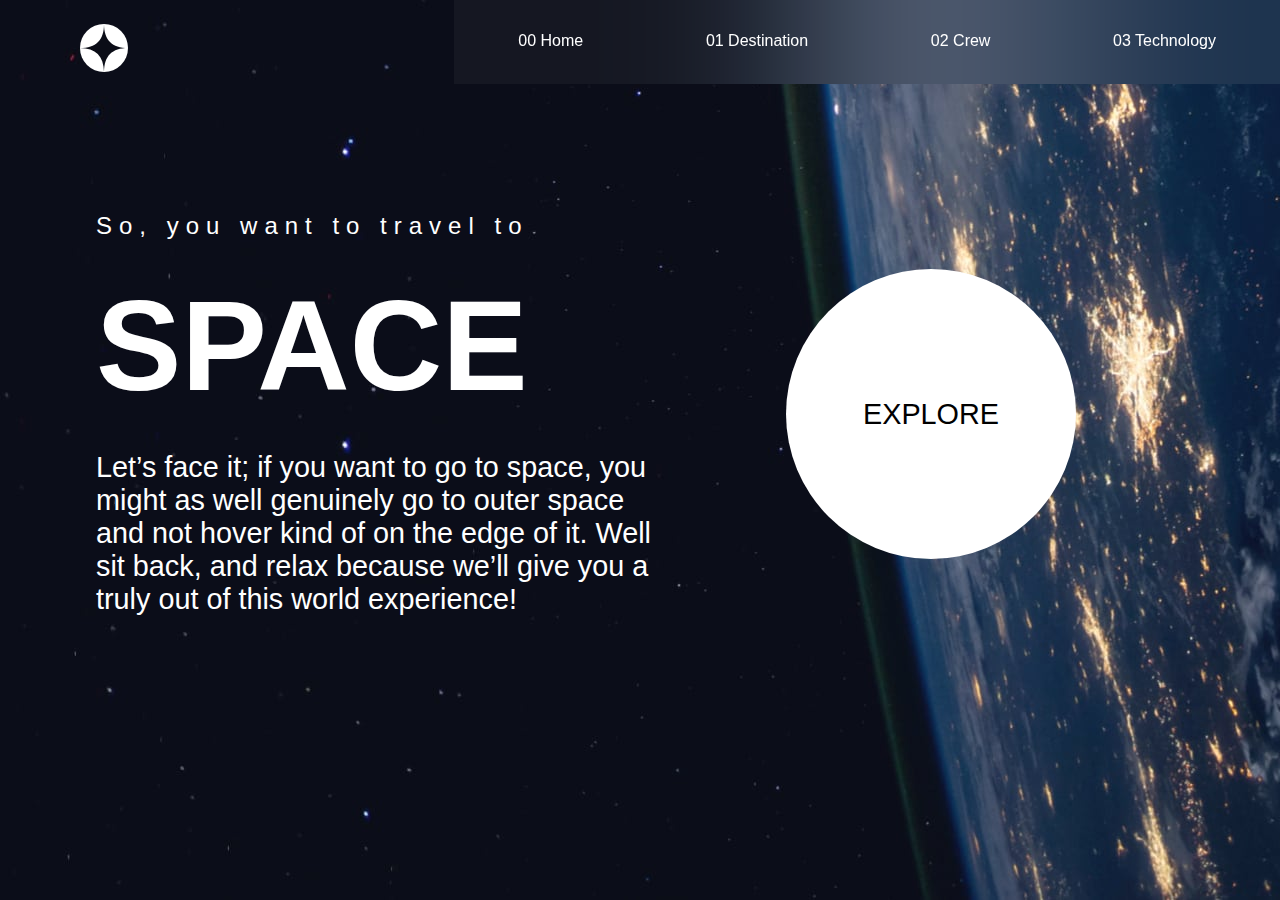
<file: starter-code/index.html>
<!DOCTYPE html>
<html lang="es">

<head>
  <meta charset="UTF-8">
  <meta http-equiv="X-UA-Compatible" content="IE=edge">
  <meta name="viewport" content="width=device-width, initial-scale=1.0">

  <title>Space tourism website</title>

  <!-- link box icons -->
  <link href='https://unpkg.com/boxicons@2.1.4/css/boxicons.min.css' rel='stylesheet'>

  <!-- link icon_shortcut -->
  <link rel="icon" type="image/png" sizes="32x32" href="./assets/shared/logo.svg">

  <!-- link css/style.css -->
  <link rel="stylesheet" href="./assets/css/index.css">

</head>

<body>

  <header class="header__body">
    <figure class="content_left">
      <figcaption>
        <img src="./assets/shared/logo.svg" alt="logo_Space_tourism_website">
      </figcaption>
    </figure>

    <div class="line"></div>

    <div class="contentBtnNav">
      <button type="button" id="btnMenu">
        <i class='bx bx-menu' style='color:#ffffff'></i>
        <!-- <i class='bx bx-x'></i> -->
        </svg>
      </button>
    </div>

    <nav class="content_rigth" id="content_rigth">
      <ul class="navBars__list">
        <li class="navBars__list-item"><a href="./index.html">00 Home</a></li>
        <li class="navBars__list-item"><a href="./destination.html">01 Destination</a></li>
        <li class="navBars__list-item"><a href="./crew.html">02 Crew</a></li>
        <li class="navBars__list-item"><a href="./technology.html">03 Technology</a></li>
      </ul>
    </nav>

  </header>

  <main class="content__body">
    <article class="content__main-article">
      <section class="section__left">
        <span>So, you want to travel to</span>

        <h2>SPACE</h2>

        <p>
          Let’s face it; if you want to go to space, you might as well genuinely go to
          outer space and not hover kind of on the edge of it. Well sit back, and relax
          because we’ll give you a truly out of this world experience!
        </p>

      </section>

      <section class="section__rigth">
        <button class="section__btn">EXPLORE</button>
      </section>

    </article>

  </main>


  <script>
    const contentRigth = document.getElementById("content_rigth");
    const btnMenu = document.querySelector("button i");

    btnMenu.addEventListener("click", (e) => {
      if (btnMenu.classList.toggle("bx-x")) {
        console.log("aaaa");
        contentRigth.style.transitionDuration = "400ms";
        contentRigth.style.right = "0";
      } else {
        console.log("bbbb");
        contentRigth.style.transitionDuration = "400ms";
        contentRigth.style.right = "-100rem";
      }


    })

  </script>
</body>

</html>
</file>
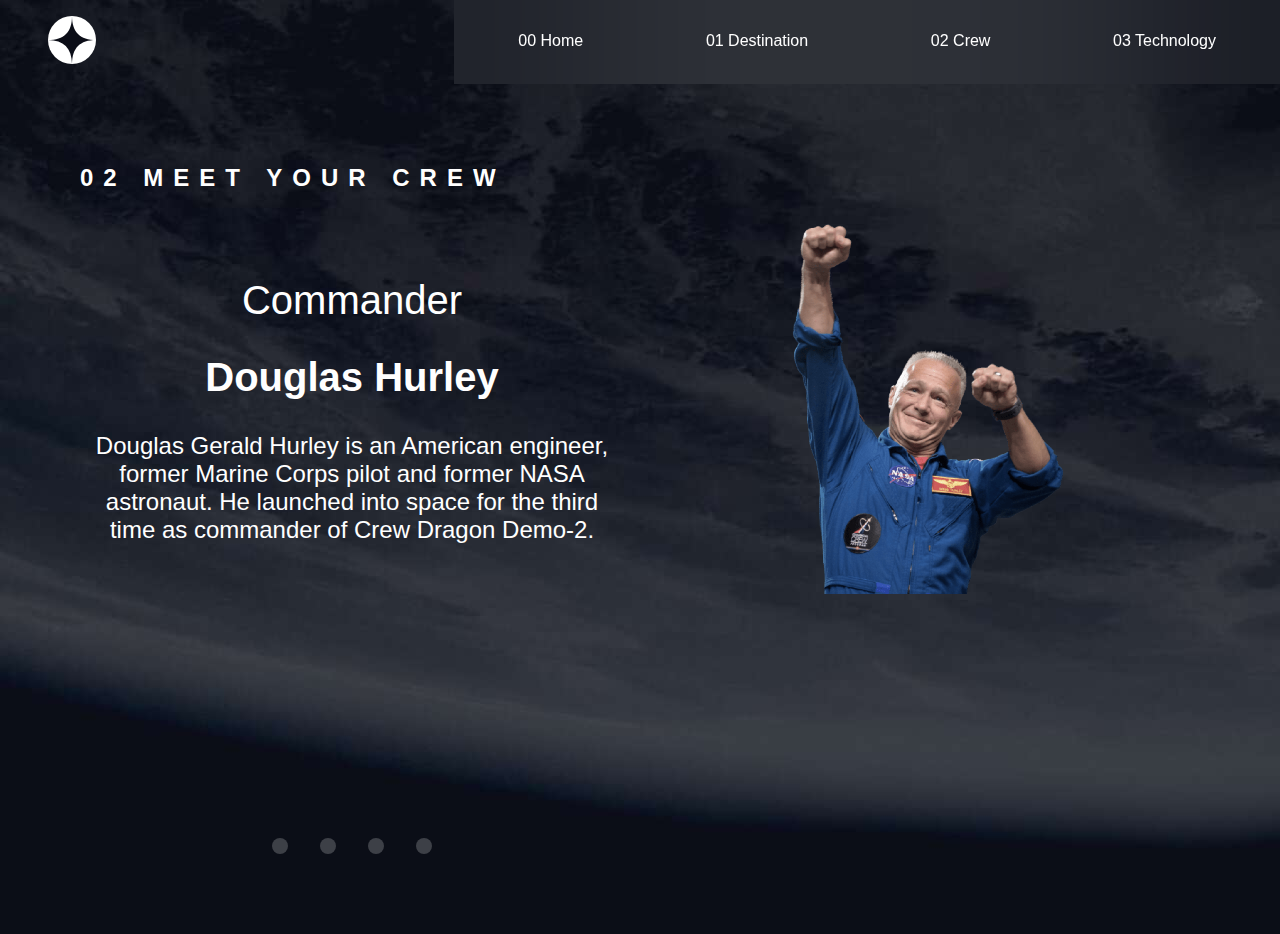
<file: starter-code/crew-commander.html>
<!DOCTYPE html>
<html lang="es">
<head>
  <meta charset="UTF-8">
  <meta http-equiv="X-UA-Compatible" content="IE=edge">
  <meta name="viewport" content="width=device-width, initial-scale=1.0">
  
  <title>Space tourism website</title>

  <!-- link icon_shortcut -->
  <link rel="icon" type="image/png" sizes="32x32" href="./assets/shared/logo.svg">

  <!-- link css/style.css -->
  <link rel="stylesheet" href="./assets/css/crew.css">
  
</head>
<body>
  <header class="header__body">
    <figure class="content_left">
      <figcaption>
        <img src="./assets/shared/logo.svg" alt="logo_Space_tourism_website">
      </figcaption>
    </figure>
    
    <div class="line"></div>

    <nav class="content_rigth navBars">
      <ul class="navBars__list">
        <li class="navBars__list-item"><a href="./index.html">00 Home</a></li>
        <li class="navBars__list-item"><a href="./destination.html">01 Destination</a></li>
        <li class="navBars__list-item"><a href="./crew-commander.html">02 Crew</a></li>
        <li class="navBars__list-item"><a href="#">03 Technology</a></li>
      </ul>
    </nav>

  </header>

  <main class="content__body">
    <div class="article-section__left-title">
      <h2>02 MEET YOUR CREW</h2>

    </div>

    <article class="content__main-article"> 
      <section class="article-section">
        <div class="section__left">
          <p class="sub_title">Commander</p>

          <h3 class="name">Douglas Hurley</h3>
  
          <p class="paragraph">
            Douglas Gerald Hurley is an American engineer, former Marine Corps pilot 
            and former NASA astronaut. He launched into space for the third time as 
            commander of Crew Dragon Demo-2.
          </p>

        </div>

        <figure class="section__right">
          <figcaption class="content_img">
            <img src="./assets/crew/image-douglas-hurley.png" alt="img__cssMentor" class="img" style="width: 90%;">

          </figcaption>

        </figure>

      </section>

      <div class="carrusel">
        <button type="button" class="btn btn__carrusel" id="commander"></button>
        <button type="button" class="btn btn__carrusel" id="engineer"></button>
        <button type="button" class="btn btn__carrusel" id="pilot"></button>
        <button type="button" class="btn btn__carrusel" id="specialist"></button>
      </div>

    </article>

  </main>

  <script src="./assets/js/crewChange.js"></script>
  
</body>
</html>
</file>
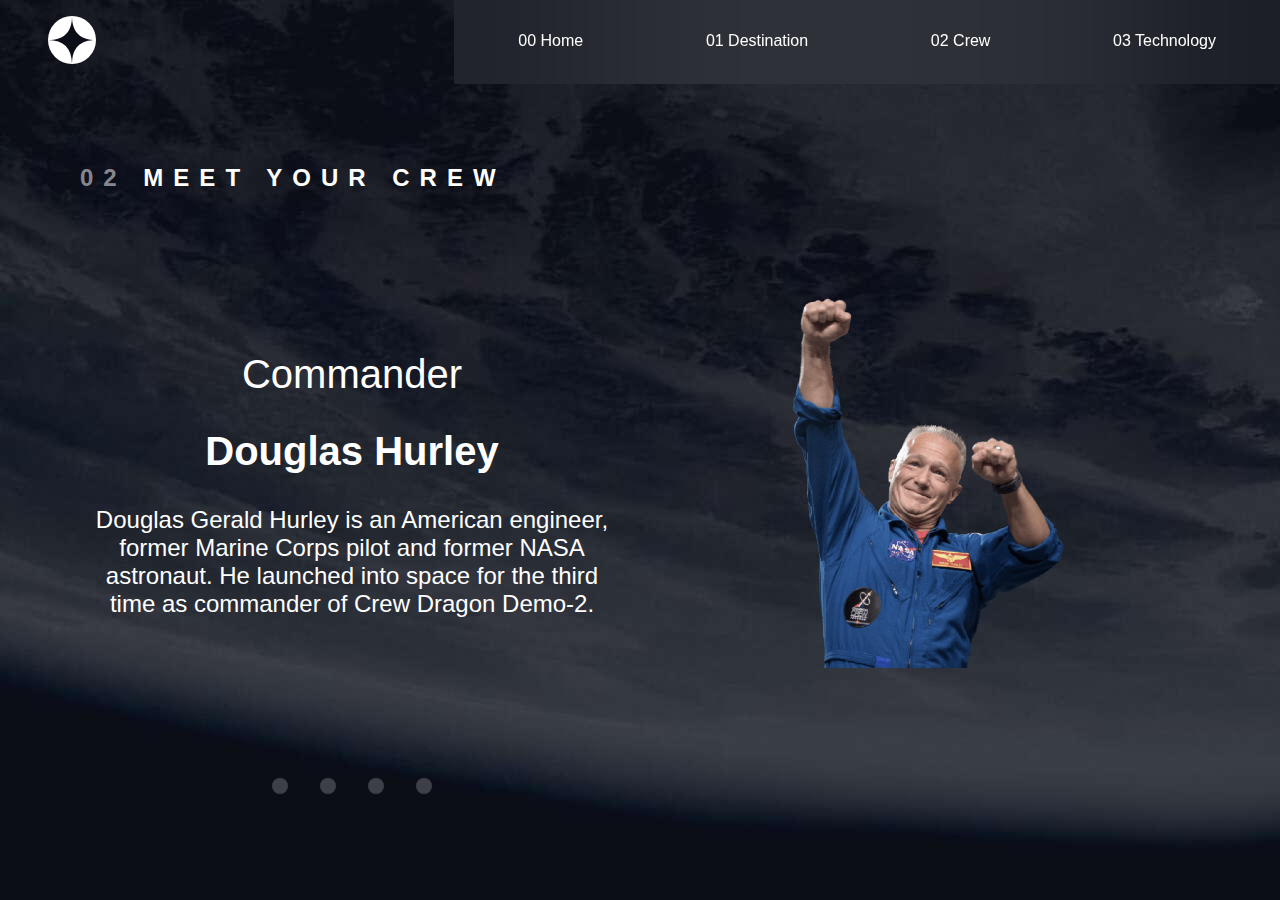
<file: starter-code/crew.html>
<!DOCTYPE html>
<html lang="es">

<head>
  <meta charset="UTF-8">
  <meta http-equiv="X-UA-Compatible" content="IE=edge">
  <meta name="viewport" content="width=device-width, initial-scale=1.0">

  <title>Space tourism website</title>

    <!-- link box icons -->
    <link href='https://unpkg.com/boxicons@2.1.4/css/boxicons.min.css' rel='stylesheet'>

  <!-- link icon_shortcut -->
  <link rel="icon" type="image/png" sizes="32x32" href="./assets/shared/logo.svg">

  <!-- link css/style.css -->
  <link rel="stylesheet" href="./assets/css/crew.css">
</head>

<body>
  <!-- Header -->
 
  <header class="header__body">
    <figure class="content_left">
      <figcaption>
        <img src="./assets/shared/logo.svg" alt="logo_Space_tourism_website">
      </figcaption>
    </figure>

    <div class="line"></div>

    <div class="contentBtnNav">
      <button type="button" id="btnMenu">
        <i class='bx bx-menu' style='color:#ffffff'></i>
        <!-- <i class='bx bx-x'></i> -->
        </svg>
      </button>
    </div>

    <nav class="content_rigth" id="content_rigth">
      <ul class="navBars__list">
        <li class="navBars__list-item"><a href="./index.html">00 Home</a></li>
        <li class="navBars__list-item"><a href="./destination.html">01 Destination</a></li>
        <li class="navBars__list-item"><a href="./crew.html">02 Crew</a></li>
        <li class="navBars__list-item"><a href="./technology.html">03 Technology</a></li>
      </ul>
    </nav>

  </header>

  <main class="content__body">
    <article class="content__main-article" id="content__main-article">
      <div class="article-section__left-title">
        <h2><span>02</span> MEET YOUR CREW</h2>
      </div>

      <section class="article-section"></section>

      <div class="carrusel">
        <button type="button" class="btn btn__carrusel" id="commander"></button>
        <button type="button" class="btn btn__carrusel" id="engineer"></button>
        <button type="button" class="btn btn__carrusel" id="pilot"></button>
        <button type="button" class="btn btn__carrusel" id="specialist"></button>
      </div>

    </article>

  </main>

  <!-- script.js -->
  <script src="./assets/js/crewChange.js"></script>

</body>

</html>
</file>
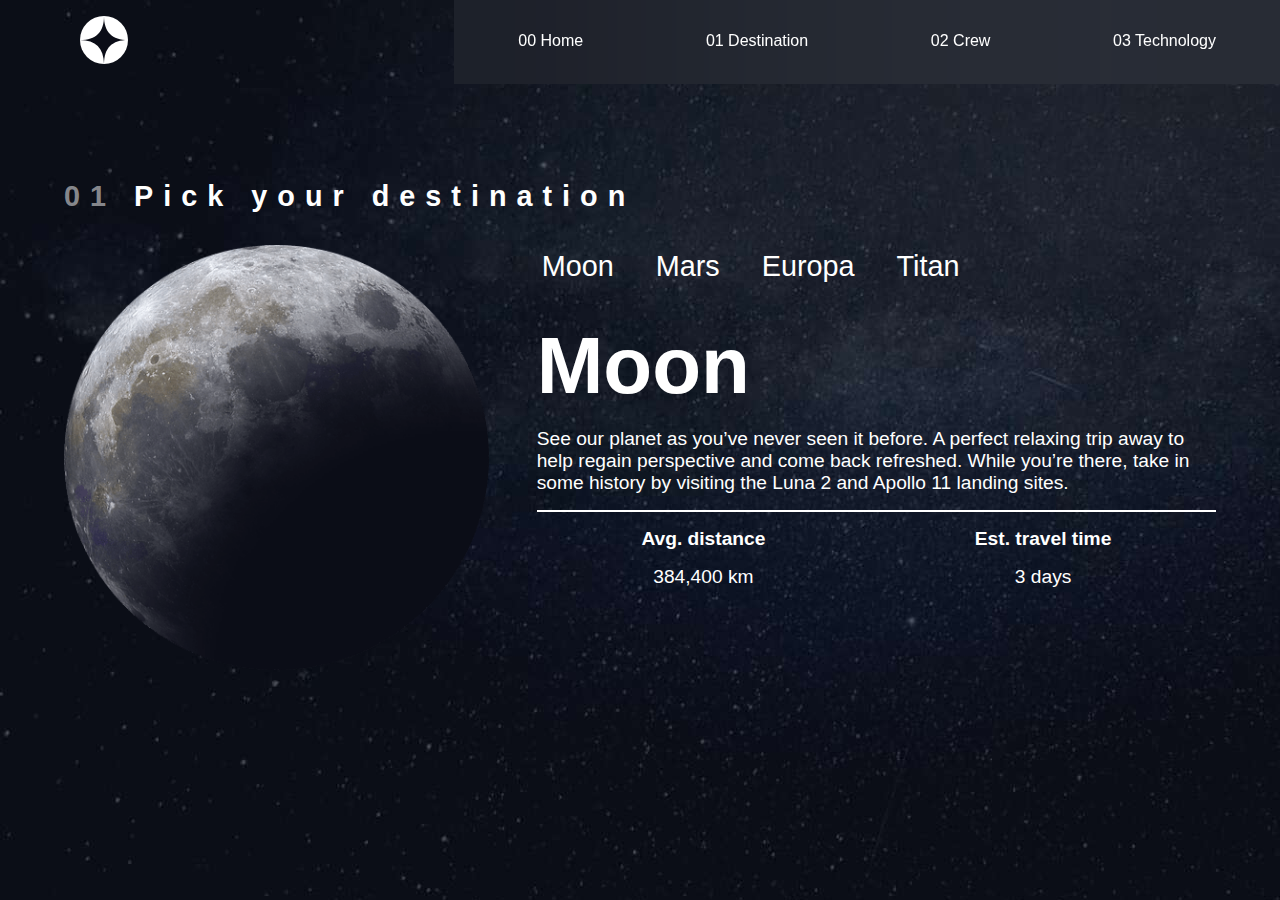
<file: starter-code/destination.html>
<!DOCTYPE html>
<html lang="es">

<head>
  <meta charset="UTF-8">
  <meta http-equiv="X-UA-Compatible" content="IE=edge">
  <meta name="viewport" content="width=device-width, initial-scale=1.0">

  <title>Space tourism website</title>

    <!-- link box icons -->
    <link href='https://unpkg.com/boxicons@2.1.4/css/boxicons.min.css' rel='stylesheet'>


  <!-- link icon_shortcut -->
  <link rel="icon" type="image/png" sizes="32x32" href="./assets/shared/logo.svg">

  <!-- link css/style.css -->
  <link rel="stylesheet" href="./assets/css/destination.css">

</head>

<body>

  <!-- Header -->
  <header class="header__body">
    <figure class="content_left">
      <figcaption>
        <img src="./assets/shared/logo.svg" alt="logo_Space_tourism_website">
      </figcaption>
    </figure>

    <div class="line"></div>

    <div class="contentBtnNav">
      <button type="button" id="btnMenu">
        <i class='bx bx-menu' style='color:#ffffff'></i>
        <!-- <i class='bx bx-x'></i> -->
        </svg>
      </button>
    </div>

    <nav class="content_rigth" id="content_rigth">
      <ul class="navBars__list">
        <li class="navBars__list-item"><a href="./index.html">00 Home</a></li>
        <li class="navBars__list-item"><a href="./destination.html">01 Destination</a></li>
        <li class="navBars__list-item"><a href="./crew.html">02 Crew</a></li>
        <li class="navBars__list-item"><a href="./technology.html">03 Technology</a></li>
      </ul>
    </nav>

  </header>

  <!-- main -->
  <main class="content__body">
    <article class="content__main-article">
      <h2> <span>01</span> Pick your destination</h2>

      <section class="article-section__body">
        <figure class="section__body__left">
          <figcaption id="content_img">
            <img src="./assets/destination/image-moon.png" alt="destination__image_moon" id="img">

          </figcaption>

        </figure>

        <div class="section__body__rigth">
          <nav class="section__right__body-header">
            <ul class="section__right__body-link">
              <li class="section__right__body_link-item"><button class="btn" type="button" id="moon">Moon</button>
              </li>

              <li class="section__right__body_link-item"><button class="btn" type="button" id="mars">Mars</button>
              </li>

              <li class="section__right__body_link-item"><button class="btn" type="button" id="europa">Europa</button>
              </li>

              <li class="section__right__body_link-item"><button class="btn" type="button" id="titan">Titan</button>
              </li>

            </ul>

          </nav>

          <div class="section__right__body-body">
            <h3 class="title">Moon</h3>

            <p class="parragraph">
              See our planet as you’ve never seen it before. A perfect relaxing trip away to help
              regain perspective and come back refreshed. While you’re there, take in some history
              by visiting the Luna 2 and Apollo 11 landing sites.
            </p>

            <div class="sectionLine"></div>

            <div class="section__footer">
              <div class="footer__left">
                <h4>Avg. distance</h4>
                <p>384,400 km</p>
              </div>

              <div class="footer__rigth">
                <h4>Est. travel time</h4>
                <p>3 days</p>

              </div>

            </div>

          </div>

        </div>

      </section>

    </article>

  </main>

  <script src="./assets/js/destinationChange.js"></script>

</body>

</html>
</file>
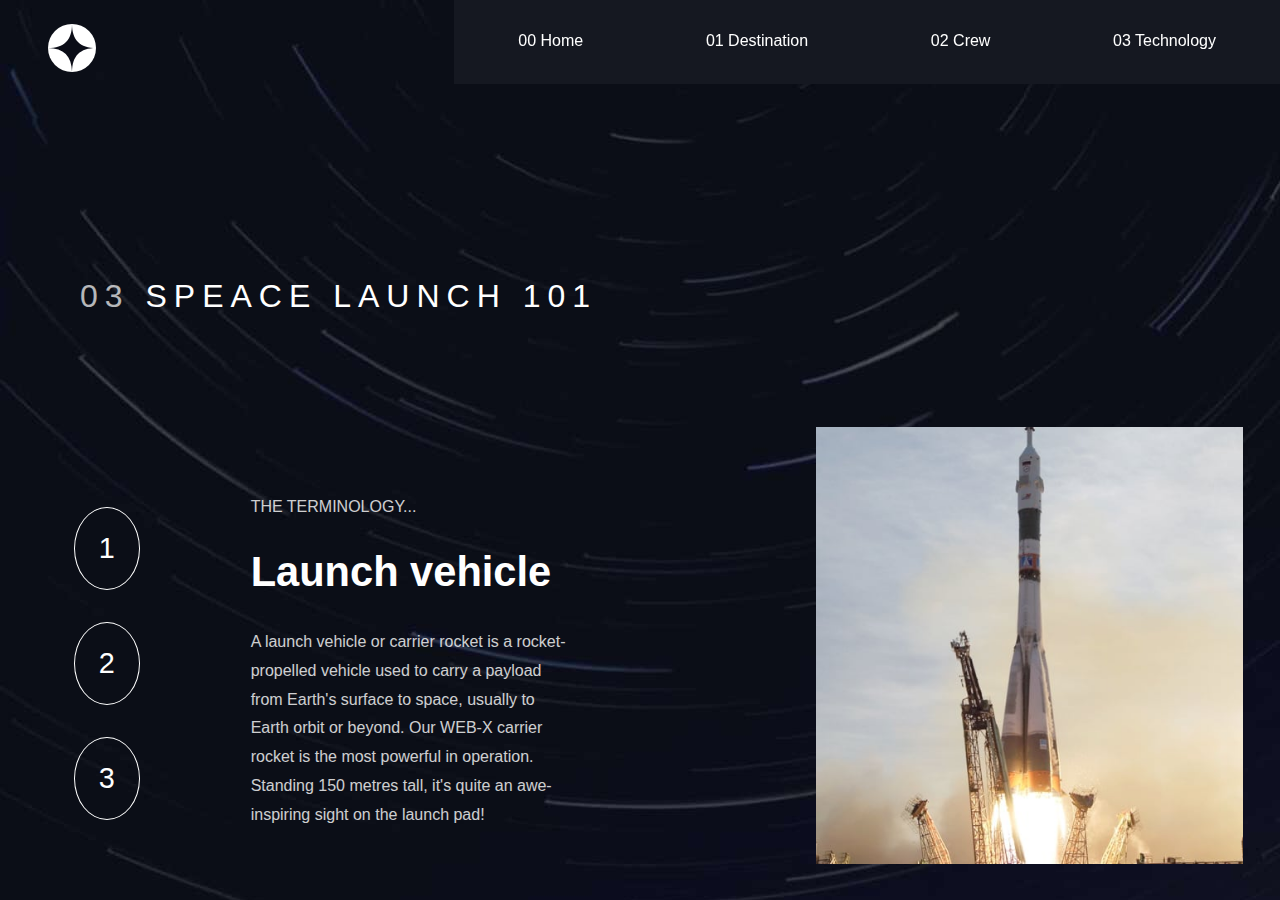
<file: starter-code/technology.html>
<!DOCTYPE html>
<html lang="es">

<head>
  <meta charset="UTF-8">
  <meta http-equiv="X-UA-Compatible" content="IE=edge">
  <meta name="viewport" content="width=device-width, initial-scale=1.0">

  <title>Space tourism website</title>

  <!-- link box icons -->
  <link href='https://unpkg.com/boxicons@2.1.4/css/boxicons.min.css' rel='stylesheet'>

  <!-- link icon_shortcut -->
  <link rel="icon" type="image/png" sizes="32x32" href="./assets/shared/logo.svg">

  <!-- link css/style.css -->
  <link rel="stylesheet" href="./assets/css/tecnology.css">
</head>

<body>
  <!-- Header -->

  <header class="header__body">
    <figure class="content_left">
      <figcaption>
        <img src="./assets/shared/logo.svg" alt="logo_Space_tourism_website">
      </figcaption>
    </figure>

    <div class="line"></div>

    <div class="contentBtnNav">
      <button type="button" id="btnMenu">
        <i class='bx bx-menu' style='color:#ffffff'></i>
        <!-- <i class='bx bx-x'></i> -->
        </svg>
      </button>
    </div>

    <nav class="content_rigth" id="content_rigth">
      <ul class="navBars__list">
        <li class="navBars__list-item"><a href="./index.html">00 Home</a></li>
        <li class="navBars__list-item"><a href="./destination.html">01 Destination</a></li>
        <li class="navBars__list-item"><a href="./crew.html">02 Crew</a></li>
        <li class="navBars__list-item"><a href="./technology.html">03 Technology</a></li>
      </ul>
    </nav>

  </header>

  <main class="content__body">
    <article class="content__main-article">
      <div class="article-section__left-title">
        <h1><span>03</span> SPEACE LAUNCH 101</h1>

      </div>

      <!-- data -->
      <section class="article-section__right">
        <!-- left -->
        <div class="sectionLeft">
          <div class="constentBtn">
            <button type="button" class="btn" id="sectionRight__1">1</button>
            <button type="button" class="btn" id="sectionRight__2">2</button>
            <button type="button" class="btn" id="sectionRight__3">3</button>

          </div>

        </div>

        <!-- right -->
        <div class="sectionRight" id="sectionRight">
          <div class="contentData" id="contentData"></div>
        </div>

      </section>

    </article>
  </main>

  <!-- script.js -->
  <script src="./assets/js/tecnology.js"></script>

</body>

</html>
</file>
<file: starter-code/assets/css/index.css>
* {
  padding: 0;
  margin: 0;
  box-sizing: border-box;
  list-style: none;
  text-decoration: none;
  scroll-behavior: smooth;
  font-family: Arial, Helvetica, sans-serif;
}

body {
  width: 100%;
  background: url("../home/background-home-desktopAll.jpg");
  background-repeat: no-repeat;
  color: #fff;
  display: flex;
  flex-direction: column;
  flex-wrap: wrap;
  justify-content: center;
  align-items: center;
  z-index: -1;
}

img {
  width: 100%;
}

/*HEADER*/
.header__body {
  position: relative;
  width: 100%;
  display: flex;
  flex-direction: row;
  flex-wrap: wrap;
  justify-content: space-between;
  align-items: center;
}

.contentBtnNav {
  display: none;
  z-index: 100;
}

.line {
  position: absolute;
  left: 10%;

  width: 37%;
  height: 1%;

  background-color: #fff;
  z-index: 50;
}

.content_left {
  margin-left: 5rem;
}

.content_rigth {
  background-color: transparent;
}

.content_rigth .navBars__list {
  width: 100%;
  background-color: rgba(255, 255, 255, 0.045);
  backdrop-filter: blur(90.5px);

  padding: 2rem 4rem;
  margin-right: 17rem;

  display: flex;
  flex-direction: row;
  flex-wrap: wrap;
  justify-content: space-between;
  gap: 2rem;
}

.content_rigth .navBars__list li {
  border-bottom: 2px solid transparent;
  transition: border-bottom 200ms ease;
}

.content_rigth .navBars__list li:hover {
  border-bottom: 2px solid #fff;
}

.content_rigth .navBars__list li a {
  color: #fff;
  transition: color 400ms ease;
}

.content_rigth .navBars__list li a:hover {
  color: #15adff;
}

/* Main */
.content__body {
  width: 80%;
}

.content__body .content__main-article {
  width: 100%;
  padding: 8rem 3rem;
  /* margin: 0 auto; */

  display: flex;
  flex-direction: row;
  flex-wrap: wrap;

  justify-content: center;
  align-items: center;
  gap: 5rem;
}

.content__body .content__main-article .section__left {
  width: 50%;

  display: flex;
  flex-direction: column;
  flex-wrap: wrap;
  justify-content: space-between;
  align-items: flex-start;

  gap: 2rem;
}

.section__left span {
  width: 100%;
  letter-spacing: 7px;
  font-size: 1.5rem;
  font-weight: 400;
}

.section__left h2 {
  font-size: 11rem;
}

.section__left p {
  font-size: 2rem;
  font-weight: 400;
}

.content__body .content__main-article .section__rigth {
  width: 40%;
  height: 40%;
}

.section__rigth .section__btn {
  cursor: pointer;
  width: 340px;
  height: 340px;
  padding: 9rem 5rem;
  margin-left: 50px;
  outline: transparent;
  border: transparent;

  border-radius: 50%;
  background-color: #fff;
  color: #000;
  /* backdrop-filter: blur(90.5px); */
  font-size: 1.8rem;
  transition: outline 400ms ease;
}

.section__rigth .section__btn:hover {
  /* border: 50px solid #000; */
  outline: 50px solid rgb(186, 186, 186, 0.2);
}

/* DESKTOP 1200PX */
@media screen and (max-width: 1400px) {
  body {
    object-fit: cover;
    background-image: url("../home/background-home-desktop.jpg");
  }

  .line {
    display: none;
  }

  .header__body {
    justify-content: space-between;
  }

  .content_left {
    padding-top: 1rem;
  }

  .content__body {
    width: 90%;
  }
  
  .content__body .content__main-article {
    width: 100%;
    padding: 8rem 1rem;
    flex-wrap: nowrap;
  }

  .section__left h2 {
    font-size: 8rem;
  }

  .section__left p {
    font-size: 1.8rem;
  }

  .section__rigth .section__btn {
    cursor: pointer;
    width: 290px;
    height: 290px;
    padding: 8rem 1rem;
  }
}

/* DESKTOP 1040PX */
@media screen and (max-width: 1040px) {
  body {
    object-fit: cover;
    background-image: url("../home/background-home-desktop.jpg");
  }

  .line {
    display: none;
  }

  .header__body {
    justify-content: space-between;
  }

  .content_left {
    padding-top: 1rem;
  }

  .content__body {
    width: 90%;
  }
  
  .content__body .content__main-article {
    width: 100%;
    padding: 8rem 1rem;
    flex-wrap: nowrap;
  }

  .section__left h2 {
    font-size: 8rem;
  }

  .section__left p {
    font-size: 1.8rem;
  }

  .section__rigth .section__btn {
    cursor: pointer;
    width: 290px;
    height: 290px;
    padding: 8rem 1rem;
  }
}

/* Tablet 800PX */
@media screen and (max-width: 800px) {
  body {
    height: 100%;
    object-fit: cover;
    background-image: url("../home/background-home-tablet.jpg");
  }
  
  .header__body {
    flex-wrap: nowrap;
    width: 100%;
    justify-content: space-between;
  }

  .content_rigth {
    margin-left: 2rem;
  }

  .content__body {
    width: 90%;
  }

  .content__body .content__main-article {
    width: 100%;
    flex-direction: column;
    justify-content: space-between;
    align-items: center;
    text-align: center;
    padding: 3rem 0;
  }

  .content__body .content__main-article .section__left {
    width: 100%;
    text-align: center;
    justify-content: space-between;
    align-items: center;
  }

  .section__left h2 {
    font-size: 10rem;
  }

  .section__left p {
    width: 80%;
    opacity: 70%;
  }

  .content__body .content__main-article .section__rigth {
    width: 100%;
  }

  .section__rigth .section__btn {
    cursor: pointer;
    width: 290px;
    height: 290px;
    padding-top: 8rem;
  }

}

/* mobile 700px */
@media screen and (max-width: 700px) {
  .contentBtnNav {
    display: flex;
  }

  .contentBtnNav button {
    background-color: transparent;
    border: 2px solid transparent;
    border-radius: 10px;
    padding: 10px;
    margin: 0 10px;
    z-index: 100;
    font-size: 4rem;
  }

  button svg {
    z-index: 100;
  }

  .header__body .content_rigth {
    position: fixed;
    width: 100%;
    height: 100vh;
    z-index: 50;
    right: -100rem;
    top: 0;
    transition: rigth 400ms ease;
  }

  .content_rigth .navBars__list {
    width: 100%;
    height: 100%;
    display: flex;
    flex-direction: column;
    justify-content: space-evenly;
    align-items: center;
    gap: 2rem;
    font-size: 2rem;
  }
}
/* mobile 576px*/
@media screen and (max-width: 576px) {
  body {
    width: 100%;
    background: url("../home/background-home-mobile-min.jpg");
    background-repeat: no-repeat;
    color: #fff;
    display: flex;
    flex-direction: column;
    flex-wrap: wrap;
    justify-content: center;
    align-items: center;
    z-index: -1;
  }

  .contentBtnNav {
    display: flex;
  }

  .contentBtnNav button {
    background-color: transparent;
    border: 2px solid transparent;
    border-radius: 10px;
    padding: 10px;
    margin: 0 10px;
    z-index: 100;
    font-size: 4rem;
  }

  button svg {
    z-index: 100;
  }

  .header__body .content_rigth {
    position: fixed;
    width: 100%;
    height: 100vh;
    z-index: 50;
    right: -100rem;
    top: 0;
    transition: rigth 400ms ease;
  }

  .content_rigth .navBars__list {
    width: 100%;
    height: 100%;
    display: flex;
    flex-direction: column;
    justify-content: space-evenly;
    align-items: center;
    gap: 2rem;
    font-size: 2rem;
  }

  .section__left h2 {
    font-size: 8rem;
  }

  .section__left p {
    width: 70%;
    opacity: 70%;
  }
}
</file>
<file: starter-code/assets/css/crew.css>
* {
  padding: 0;
  margin: 0;
  box-sizing: border-box;
  list-style: none;
  text-decoration: none;
  scroll-behavior: smooth;
  font-family: Arial, Helvetica, sans-serif;
}

img{
  width: 100%;
  object-fit: cover;
}

body {
  width: 100%;
  background: url("../crew/background-crew-desktopAll.jpg");
  /* background: url('../img/ai-generated-7813239_1920.jpg'); */
  /* background: #000; */

  background-repeat: no-repeat;
  color: #fff;

  display: flex;
  flex-direction: column;
  flex-wrap: wrap;

  justify-content: center;
  align-items: center;

  z-index: -1;
}

img {
  width: 100%;
}

/*HEADER*/
.header__body {
  position: relative;
  width: 100%;
  display: flex;
  flex-direction: row;
  flex-wrap: wrap;
  justify-content: space-between;
  align-items: center;
  /* padding: 1rem 2rem; */
  /* margin: 1rem ; */
}

.contentBtnNav {
  display: none;
  z-index: 100;
}

.line {
  position: absolute;
  left: 10%;

  width: 37%;
  height: 1%;

  background-color: #fff;
  z-index: 50;
}

.content_left{
  margin: 0 3rem ;
}

.content_rigth {
  background-color: transparent;
}

.content_rigth .navBars__list {
  width: 100%;
  background-color: rgba(255, 255, 255, 0.045);
  backdrop-filter: blur(90.5px);

  padding: 2rem 4rem;
  margin-right: 17rem;

  display: flex;
  flex-direction: row;
  flex-wrap: wrap;
  justify-content: space-between;
  gap: 2rem;
}

.content_rigth .navBars__list li {
  border-bottom: 2px solid transparent;
  transition: border-bottom 200ms ease;
}

.content_rigth .navBars__list li:hover {
  border-bottom: 2px solid #fff;
}

.content_rigth .navBars__list li a {
  color: #fff;
  transition: color 400ms ease;
}

.content_rigth .navBars__list li a:hover {
  color: #15adff;
}

/*MAIN*/

.content__body {
  width: 80%;
  display: flex;
  flex-direction: column;
  flex-wrap: wrap;

  padding: 5rem 2rem;
  gap: 2rem;
}

.content__body .article-section__left-title {
  width: 100%;
}

.article-section__left-title h2 {
  letter-spacing: 10px;
}

.article-section__left-title h2 span {
  color: #ffffff85;
}
/* 4255316856356447226674 */

.content__main-article{
  width: 100%;
  height: 70vh;
  display: flex;
  flex-direction: column;
  flex-wrap: wrap;
  justify-content: space-between;
  align-items: flex-start;
  gap: 1rem;
}

.content__main-article .article-section{
  width: 100%;
  display: flex;
  flex-direction: row;
  justify-content: space-between;
  align-items: center;
  text-align: center;
  gap: 2rem;
}

.article-section .section__left{
  width: 100%;
  display: flex;
  flex-direction: column;
  justify-content: space-between;
  align-items: center;
  gap: 2rem;
}

.section__left .sub_title{
  font-size: 2.5rem;
}

.section__left h3{
  font-size: 2.5rem;
  font-weight: 700;
}

.section__left .paragraph{
  font-size: 1.5rem;
}

.article-section .section__right{
  display: block;
  width: 100%;
}

.content_img img{
  object-fit: cover;
  width: 50%;
}

.carrusel{
  margin-left: 12rem;
  display: flex;
  flex-direction: row;
  gap: 2rem;
}

.carrusel .btn{
  background-color: #ffffff85;
  opacity: 40%;
  border: none;
  outline: none;
  cursor: pointer;
  padding: .5rem;
  border-radius: 50%;

  transition: background-color 400ms ease;
}

.carrusel .btn:hover{
  opacity: 80%;
  background-color: #fff;
}

.carrusel .btn:focus{
  opacity: 100%;
  background-color: #fff;
}

/* DESKTOP 1040PX */
@media screen and (max-width: 1400px) {
  .line{
    display: none;
  }

  .content__body {
    width: 90%;  
    padding: 5rem 1rem;
    gap: 2rem;
  }
 
  .carrusel{
    margin-left: 12rem;
    /* margin: 0 auto; */
  } 

}

/* DESKTOP 1040PX */
@media screen and (max-width: 1040px) {
  .line{
    display: none;
  }

  .content__body {
    width: 90%;  
    padding: 5rem 1rem;
    gap: 2rem;
  }
 
  .carrusel{
    margin-left: 7rem;
  } 

}

/* Tablet 800PX */
@media screen and (max-width: 800px) {
  .content_rigth .navBars__list {
    margin-right: 4rem;
  }
  
  .content__body {
    width: 95%;
  }

  .article-section{
    flex-direction: column;
  }
  
  .content__main-article{
    width: 100%;
    text-align: center;
    flex-direction: column;
    flex-wrap: nowrap;

    gap: 2rem;
  }

  .content__main-article .article-section{
    flex-direction: column-reverse;
    align-items: center;
    text-align: center;
    gap: 2rem;
  }

  .article-section .section__right{
    display: block;
    width: 100%;
  }

  .carrusel{
    margin-left: 18rem;
    padding-bottom: 3rem;
  }

}

/* mobile 700 px*/
@media screen and (max-width: 700px) {
  .contentBtnNav {
    display: flex;
  }

  .contentBtnNav button {
    background-color: transparent;
    border: 2px solid transparent;
    border-radius: 10px;
    padding: 10px;
    margin: 0 10px;
    z-index: 100;
    font-size: 4rem;
  }

  button svg {
    z-index: 100;
  }

  .header__body .content_rigth {
    position: fixed;
    width: 100%;
    height: 100vh;
    z-index: 50;
    right: -100rem;
    top: 0;
    transition: rigth 400ms ease;
  }

  .content_rigth .navBars__list {
    width: 100%;
    height: 100%;
    display: flex;
    flex-direction: column;
    justify-content: space-evenly;
    align-items: center;
    gap: 2rem;
    font-size: 2rem;
  }

  .carrusel{
    margin-left: 14rem;
  }

}
/* mobile */
@media screen and (max-width: 576px) {
  .contentBtnNav {
    display: flex;
  }

  .contentBtnNav button {
    background-color: transparent;
    border: 2px solid transparent;
    border-radius: 10px;
    padding: 10px;
    margin: 0 10px;
    z-index: 100;
    font-size: 4rem;
  }

  button svg {
    z-index: 100;
  }

  .header__body .content_rigth {
    position: fixed;
    width: 100%;
    height: 100vh;
    z-index: 50;
    right: -100rem;
    top: 0;
    transition: rigth 400ms ease;
  }

  .content_rigth .navBars__list {
    width: 100%;
    height: 100%;
    display: flex;
    flex-direction: column;
    justify-content: space-evenly;
    align-items: center;
    gap: 2rem;
    font-size: 2rem;
  }

  .carrusel{
    margin-left: 10rem;
  }

  .carrusel .btn{
    padding: 12px;
    
  }
  

}
</file>
<file: starter-code/assets/css/destination.css>
* {
  padding: 0;
  margin: 0;
  box-sizing: border-box;
  list-style: none;
  text-decoration: none;
  scroll-behavior: smooth;
  font-family: Arial, Helvetica, sans-serif;
}

body {
  width: 100%;
  background: url("../destination/background-destination-desktopAll.jpg");
  /* background: url('../img/ai-generated-7813239_1920.jpg'); */
  /* background: #000; */

  background-repeat: no-repeat;
  color: #fff;

  display: flex;
  flex-direction: column;
  flex-wrap: wrap;

  justify-content: center;
  align-items: center;

  z-index: -1;
}

img {
  object-fit: cover;
  width: 100%;
}

/*HEADER*/
.header__body {
  position: relative;
  width: 100%;
  display: flex;
  flex-direction: row;
  flex-wrap: wrap;
  justify-content: space-between;
  align-items: center;
}

.contentBtnNav {
  display: none;
  z-index: 100;
}

.line {
  position: absolute;
  left: 10%;

  width: 37%;
  height: 1%;

  background-color: #fff;
  z-index: 50;
}

.content_left{
  margin-left: 5rem;
}

.content_rigth {
  background-color: transparent;

}

.content_rigth .navBars__list {
  width: 100%;
  background-color: rgba(255, 255, 255, 0.045);
  backdrop-filter: blur(90.5px);

  padding: 2rem 4rem;
  margin-right: 17rem;

  display: flex;
  flex-direction: row;
  flex-wrap: wrap;
  justify-content: space-between;
  gap: 2rem;
}

.content_rigth .navBars__list li {
  border-bottom: 2px solid transparent;
  transition: border-bottom 200ms ease;
}

.content_rigth .navBars__list li:hover {
  border-bottom: 2px solid #fff;
}

.content_rigth .navBars__list li a {
  color: #fff;
  transition: color 400ms ease;
}

.content_rigth .navBars__list li a:hover {
  color: #15adff;
}

/*MAIN*/

.content__body {
  width: 100%;
}

.content__body .content__main-article {
  width: 100%;
  padding: 8rem 3rem;

  display: flex;
  flex-direction: column;
  flex-wrap: wrap;
  justify-content: space-between;
  align-items: flex-start;

  gap: 3rem;
}

.content__main-article h2 {
  width: 100%;
  font-size: 1.8rem;
  letter-spacing: 10px;
}

.content__main-article h2 span {
  font-size: 1.8rem;
  color: #ffffff85;
}

.content__body .content__main-article {
  width: 75%;
  display: flex;
  flex-direction: column;
  margin: 0 auto;
  padding: 2rem 0;
  gap: 2rem;
}

.content__main-article .article-section__body {
  width: 100%;
  display: flex;
  flex-direction: row;
  justify-content: space-between;
  align-items: start;

  gap: 3rem;
}

.article-section__body .section__body__left {
  width: 100%;
}

.article-section__body .section__body__rigth {
  display: flex;
  flex-direction: column;
  flex-wrap: wrap;
  gap: 2rem;
}

.section__body__rigth .section__right__body-header {
  background-color: transparent;
  border: none;
}

.section__right__body-header .section__right__body-link {
  display: flex;
  flex-direction: row;
  flex-wrap: wrap;
  background-color: transparent;
  gap: 2rem;
}

.section__right__body_link-item .btn {
  cursor: pointer;
  border: 5px solid transparent;
  background-color: transparent;
  color: #fff;
  font-size: 1.8rem;

  transition: border 400ms ease;
}

.section__right__body_link-item .btn:focus {
  border-bottom: 5px solid #ffffff85;
}

.section__right__body_link-item .btn:hover {
  border-bottom: 5px solid #fff;
}

.section__right__body-body {
  width: 100%;
  display: flex;
  flex-direction: column;
  justify-content: space-between;
  gap: 1rem;
}

.section__right__body-body h3 {
  font-size: 5rem;
}

.section__right__body-body .parragraph {
  font-size: 1.2rem;
}

.section__right__body-body .section__footer {
  display: flex;
  flex-direction: row;
  justify-content: space-around;
  align-items: center;
  font-size: 1.2rem;
}

.section__footer div {
  display: flex;
  flex-direction: column;
  justify-content: space-between;
  align-items: center;
  gap: 1rem;
}

.sectionLine {
  padding: 1px;
  width: 100%;
  background-color: #fff;
}


/* Dektop 1040 */
@media screen and (max-width: 1400px) {
  .line{
    display: none;
  }

  .content__body  .content__main-article{
    margin-top: 4rem;
    width: 90%;
  }

}

/* Dektop 1040 */
@media screen and (max-width: 1040px) {
  .line{
    display: none;
  }

  .content__body  .content__main-article{
    margin-top: 4rem;
    width: 90%;
  }

}

/* Tablet 800px */
@media screen and (max-width: 800px) {
  .header__body {
    position: relative;
    width: 100%;
    flex-wrap: nowrap;
    margin: 0 1rem;
    gap: 2rem;
  }
  
  .line{
    display: none;
  }
  
  .content__body  .content__main-article{
    margin-top: 4rem;
    width: 100%;
    flex-direction: column;
    justify-content: center;
    align-items: center;
    text-align: center;
  }
  
  .content__main-article .article-section__body{
    height: 100%;
    flex-direction: column;
    justify-content: center;
    align-items: center;
    text-align: center;
  }
  
  .article-section__body .section__body__left img{
    width: 50%;
    /* flex-direction: column; */
  }
  
  .article-section__body .section__body__rigth {
    width: 80%;
    justify-content: center;
    align-items: center;
  }

}

/* mobile 700px*/
@media screen and (max-width: 700px) {
  .contentBtnNav {
    display: flex;
  }

  .contentBtnNav button {
    background-color: transparent;
    border: 2px solid transparent;
    border-radius: 10px;
    padding: 10px;
    margin: 0 10px;
    z-index: 100;
    font-size: 4rem;
  }

  button svg {
    z-index: 100;
  }

  .header__body .content_rigth {
    position: fixed;
    width: 100%;
    height: 100vh;
    z-index: 50;
    right: -100rem;
    top: 0;
    transition: rigth 400ms ease;
  }

  .content_rigth .navBars__list {
    width: 100%;
    height: 100%;
    display: flex;
    flex-direction: column;
    justify-content: space-evenly;
    align-items: center;
    gap: 2rem;
    font-size: 2rem;
  }
}
/* mobile */
@media screen and (max-width: 576px) {
  .contentBtnNav {
    display: flex;
  }

  .contentBtnNav button {
    background-color: transparent;
    border: 2px solid transparent;
    border-radius: 10px;
    padding: 10px;
    margin: 0 10px;
    z-index: 100;
    font-size: 4rem;
  }

  button svg {
    z-index: 100;
  }

  .header__body .content_rigth {
    position: fixed;
    width: 100%;
    height: 100vh;
    z-index: 50;
    right: -100rem;
    top: 0;
    transition: rigth 400ms ease;
  }

  .content_rigth .navBars__list {
    width: 100%;
    height: 100%;
    display: flex;
    flex-direction: column;
    justify-content: space-evenly;
    align-items: center;
    gap: 2rem;
    font-size: 2rem;
  }
}
</file>
<file: starter-code/assets/css/tecnology.css>
* {
  padding: 0;
  margin: 0;
  box-sizing: border-box;
  list-style: none;
  text-decoration: none;
  scroll-behavior: smooth;
  font-family: Arial, Helvetica, sans-serif;
}

body {
  position: relative;
  width: 100%;
  height: 100vh;
  background: url("../technology/background-technology-desktopAll.jpg");
  background-repeat: no-repeat;
  color: #fff;

  display: flex;
  flex-direction: column;
  justify-content: space-between;
  align-items: center;

  z-index: -1;
}

img {
  width: 100%;
  object-fit: cover;
}

/*HEADER*/
.header__body {
  position: relative;
  width: 100%;
  display: flex;
  flex-direction: row;
  flex-wrap: wrap;
  justify-content: space-between;
  align-items: center;
}

.contentBtnNav {
  display: none;
  z-index: 100;
}

.line {
  position: absolute;
  left: 10%;

  width: 37%;
  height: 1%;

  background-color: #fff;
  z-index: 50;
}

.content_left {
  margin-top: 1rem;
  margin-left: 3rem;
}

.content_rigth {
  background-color: transparent;
}

.content_rigth .navBars__list {
  width: 100%;
  background-color: rgba(255, 255, 255, 0.045);
  backdrop-filter: blur(90.5px);

  padding: 2rem 4rem;
  margin-right: 17rem;

  display: flex;
  flex-direction: row;
  flex-wrap: wrap;
  justify-content: space-between;
  gap: 2rem;
}

.content_rigth .navBars__list li {
  border-bottom: 2px solid transparent;
  transition: border-bottom 200ms ease;
}

.content_rigth .navBars__list li:hover {
  border-bottom: 2px solid #fff;
}

.content_rigth .navBars__list li a {
  color: #fff;
  transition: color 400ms ease;
}

.content_rigth .navBars__list li a:hover {
  color: #15adff;
}

/* MAIN */
.content__body{
  width: 100%;
  background-color: transparent;
}

.content__main-article{
  width: 100%;
  /* height: 100%; */
  
  display: flex;
  flex-direction: column;
  justify-content: space-between;

  gap: 2rem;
}

.article-section__left-title{
  padding-left: 5rem;
  padding-bottom: 5rem;
  text-align: start;
}

.article-section__left-title h1{
  width: 100%;
  font-weight: 400;
  letter-spacing: 7px;
}

h1 span{
  opacity: 70%;
}


.article-section__right{
  width: 100%;
  height: 100%;
  display: flex;
  flex-direction: row;
  justify-content: center;
}

.article-section__right .sectionLeft{
  width: 20%;
}

.sectionLeft .constentBtn{
  width: 100%;
  height: 100%;
  
  display: flex;
  flex-direction: column;
  justify-content: center;
  align-items: center;

  gap: 2rem;
}

.btn{
  cursor: pointer;
  font-size: 1.8rem;

  border: 1px solid #fff;
  border-radius: 50%;
  
  background-color: transparent;
  color: #fff;

  padding: 1.5rem;
  transition: background-color 400ms ease, color 400ms ease;
}

.btn:hover{
  background-color: #fff;
  color: #000;
}

.btn:focus{
  background-color: #fff;
  color: #000;
}

.sectionRight{
  width: 100%;
  height: 100%;
  display: flex;
  flex-direction: row;
  justify-content: center;
  align-items: center;
}

.sectionRight .contentData{
  width: 100%;
  height: 100%;
  display: flex;
  flex-direction: row;
  justify-content: center;
  align-items: center;
  gap: 2rem;
}


.contentData .itemData{
  /* width: 65%; */
  width: 50%;
  height: 100%;

  display: flex;
  flex-direction: column;
  flex-wrap: wrap;
  gap: 2rem;

  justify-content: space-between;
}

.itemData span{
  font-weight: 400;
  opacity: 80%;
}

.itemData h2{
  font-size: 2.6rem;
}

.itemData p{
  width: 60%;
  line-height: 1.8;
  opacity: 80%;
}

.contentData .itemImg{
  width: 40%;
  padding-bottom: 2rem;
  object-fit: cover;
}

/* Dektop 1400px */
@media screen and (max-width: 1400px) {
  .line{
    display: none;
  }
}

/* Dektop 1040px */
@media screen and (max-width: 1040px) {
  .line{
    display: none;
  }
}

/* Tablet 800px */
@media screen and (max-width: 800px) {
  .content_rigth .navBars__list {
    width: 100%;
    margin-right: 6rem;
    flex-wrap: nowrap;
  }

  .content__main-article{
    margin-top: 3rem;
    justify-content: flex-end;
    align-items: center;
  }

  .content__main-article .article-section__left-title{
    text-align: center;
  }

  .article-section__right{
    flex-direction: column;
  }
  
  .article-section__right .sectionLeft{
    flex-direction: row;
    width: 100%;
  }
  
  .sectionLeft .constentBtn{
    flex-direction: row;
    width: 100%;
    margin: 2rem auto;
  }
  
  .sectionRight{
    flex-direction: row;
    justify-content: center;
    align-items: center;
  }
  
  .sectionRight .contentData{
    flex-direction: column-reverse;
    height: 100%;
  }
  
  .contentData{
    width: 100%;
    margin-bottom: 2rem;
  }
  
  .contentData .itemData{
    width: 80%;
    text-align: center;
    justify-content: center;
    align-items: center;
  }

}

/* movile 700px*/
@media screen and (max-width: 700px) {
  .contentBtnNav {
    display: flex;
  }

  .contentBtnNav button {
    background-color: transparent;
    border: 2px solid transparent;
    border-radius: 10px;
    padding: 10px;
    margin: 0 10px;
    z-index: 100;
    font-size: 4rem;
  }

  button svg {
    z-index: 100;
  }

  .header__body .content_rigth {
    position: fixed;
    width: 100%;
    height: 100vh;
    z-index: 50;
    right: -100rem;
    top: 0;
    transition: rigth 400ms ease;
  }

  .content_rigth .navBars__list {
    width: 100%;
    height: 100%;
    display: flex;
    flex-direction: column;
    justify-content: space-evenly;
    align-items: center;
    gap: 2rem;
    font-size: 2rem;
  }
}

/* movile 576px*/
@media screen and (max-width: 576px) {
  .contentBtnNav {
    display: flex;
  }

  .contentBtnNav button {
    background-color: transparent;
    border: 2px solid transparent;
    border-radius: 10px;
    padding: 10px;
    margin: 0 10px;
    z-index: 100;
    font-size: 4rem;
  }

  button svg {
    z-index: 100;
  }

  .header__body .content_rigth {
    position: fixed;
    width: 100%;
    height: 100vh;
    z-index: 50;
    right: -100rem;
    top: 0;
    transition: rigth 400ms ease;
  }

  .content_rigth .navBars__list {
    width: 100%;
    height: 100%;
    display: flex;
    flex-direction: column;
    justify-content: space-evenly;
    align-items: center;
    gap: 2rem;
    font-size: 2rem;
  }
}
</file>
